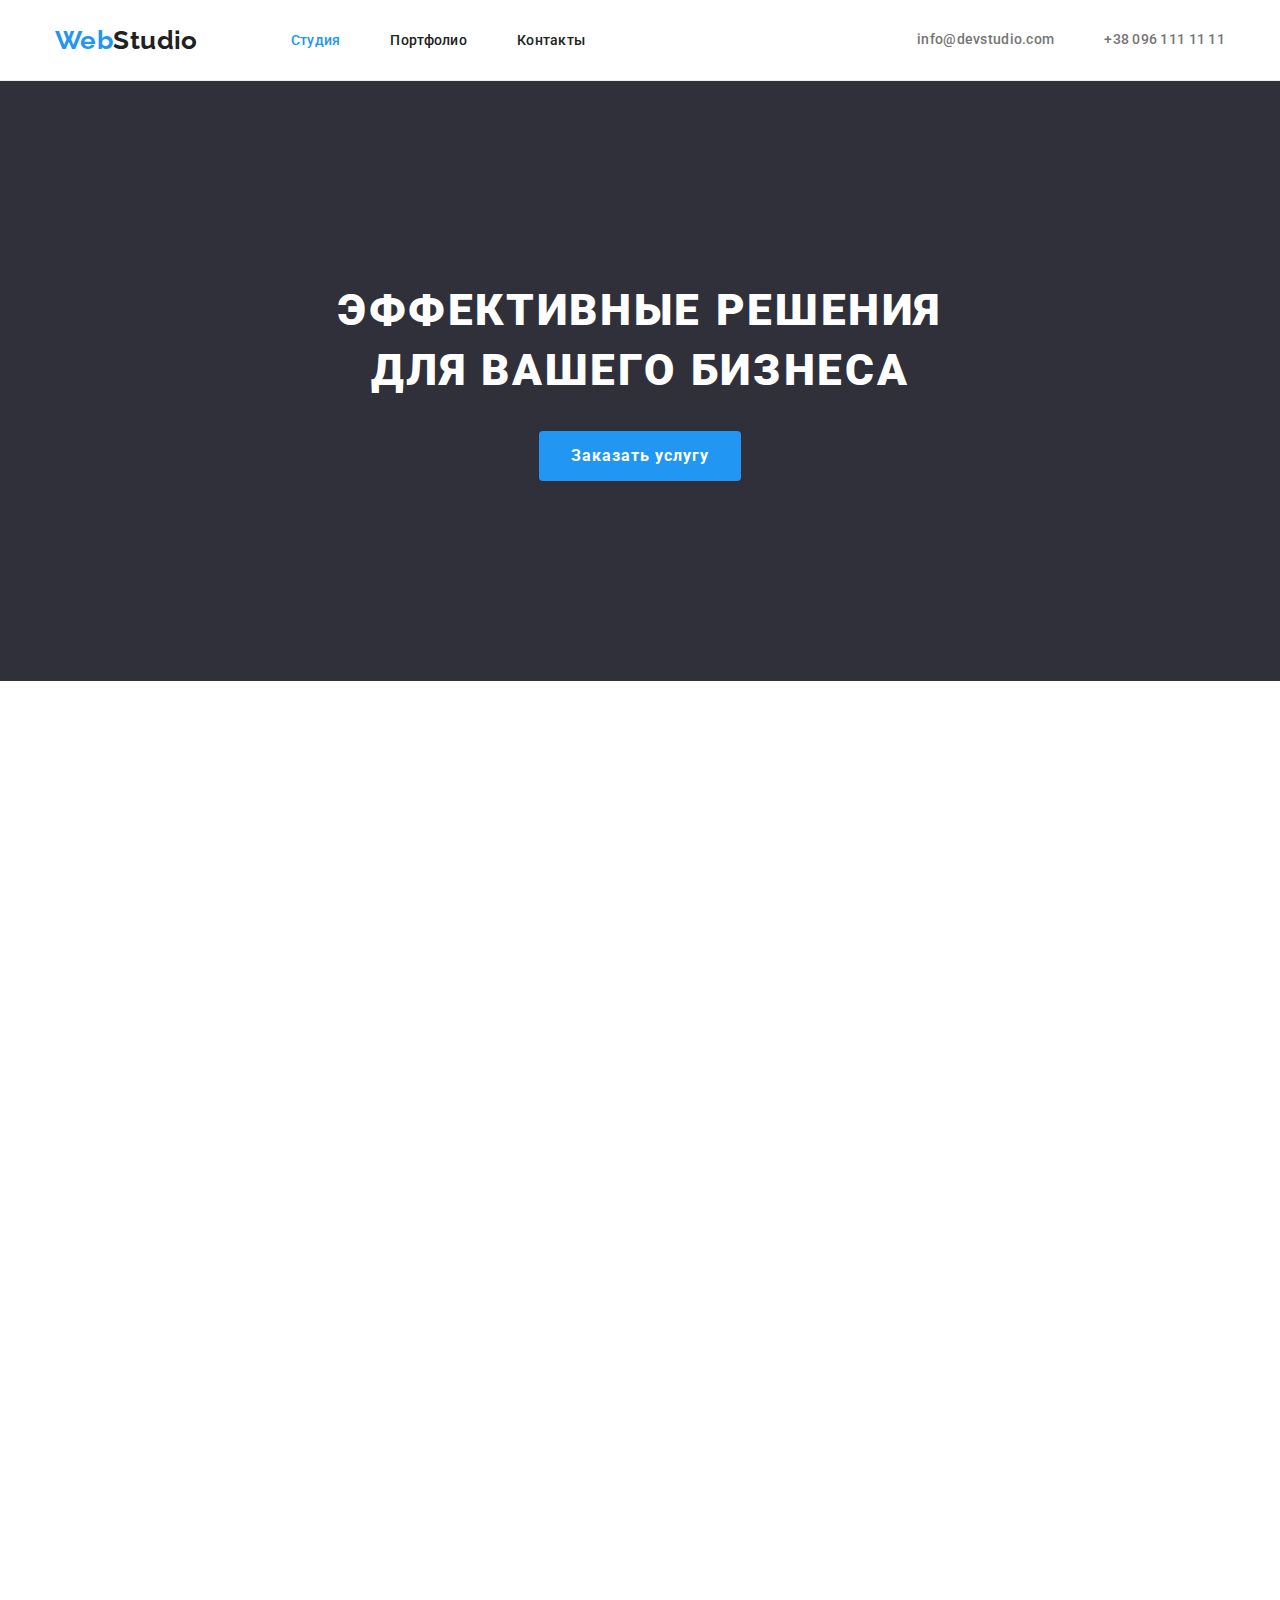
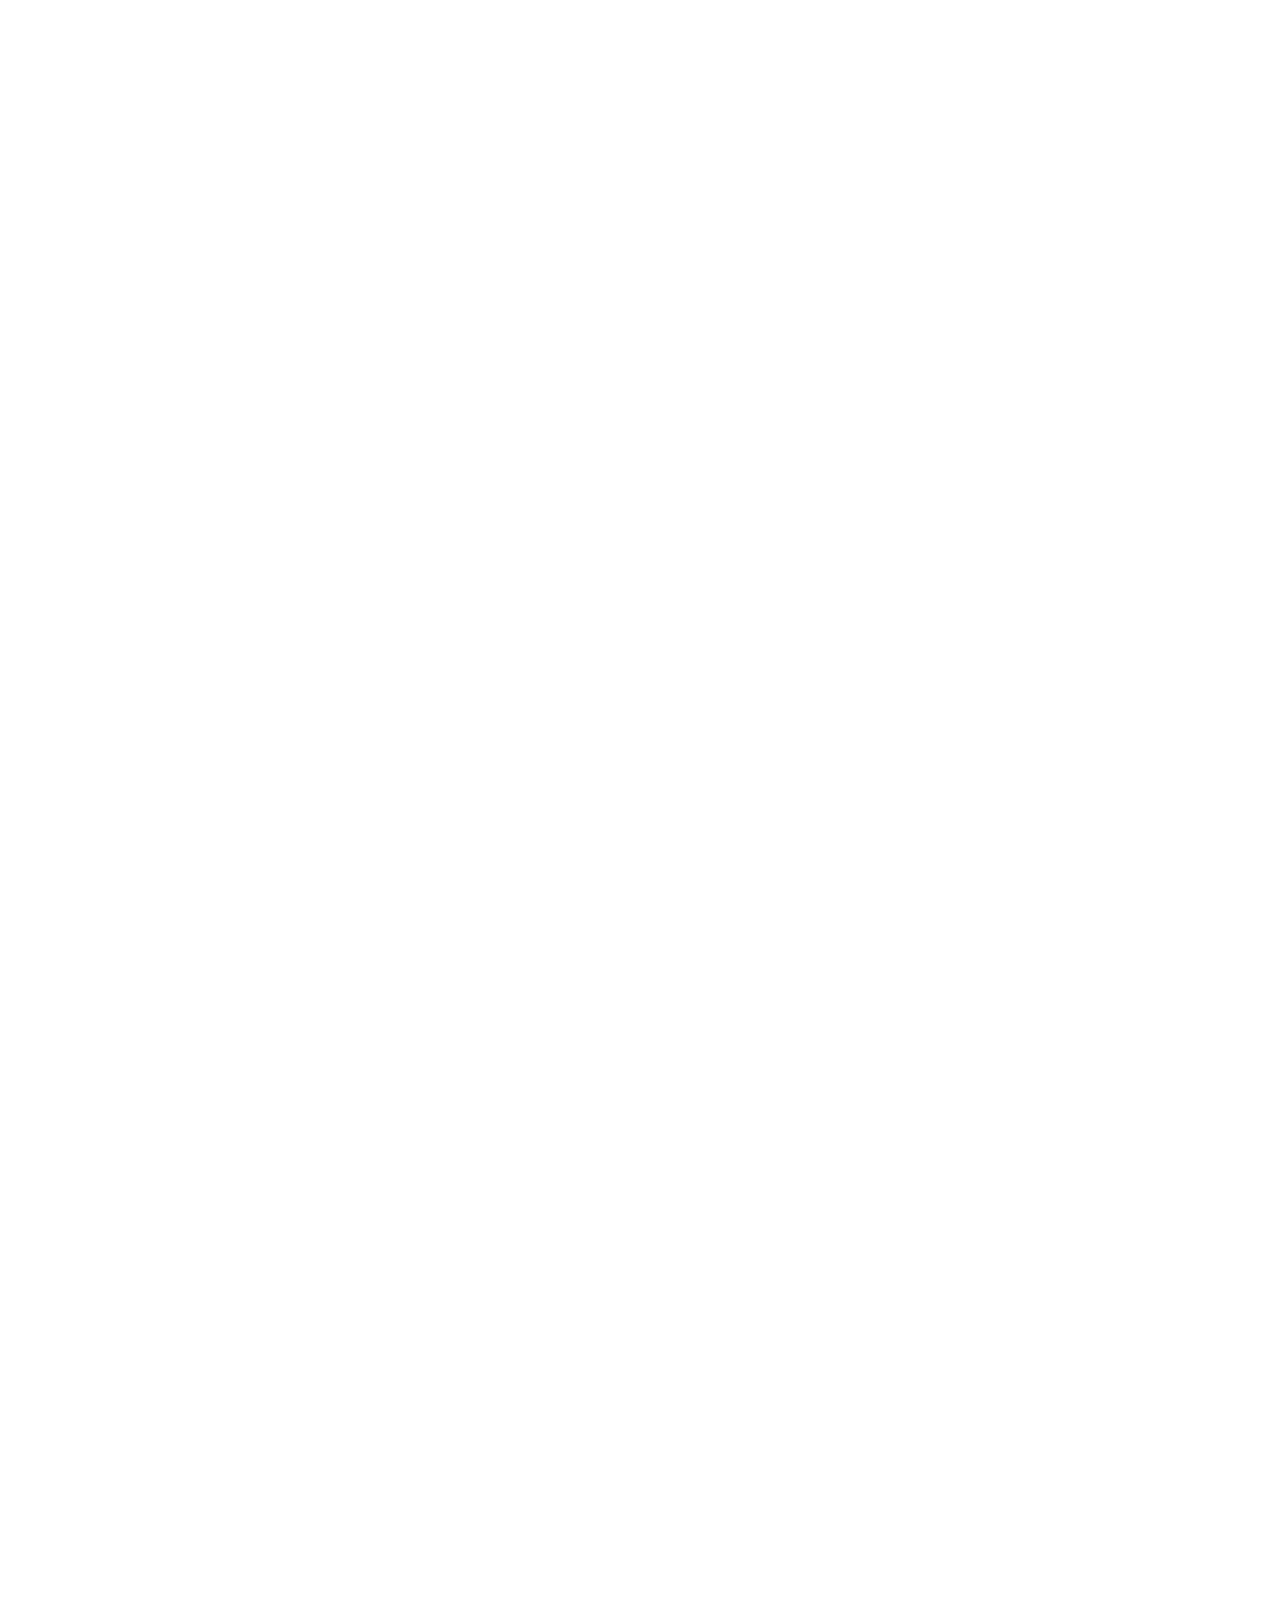
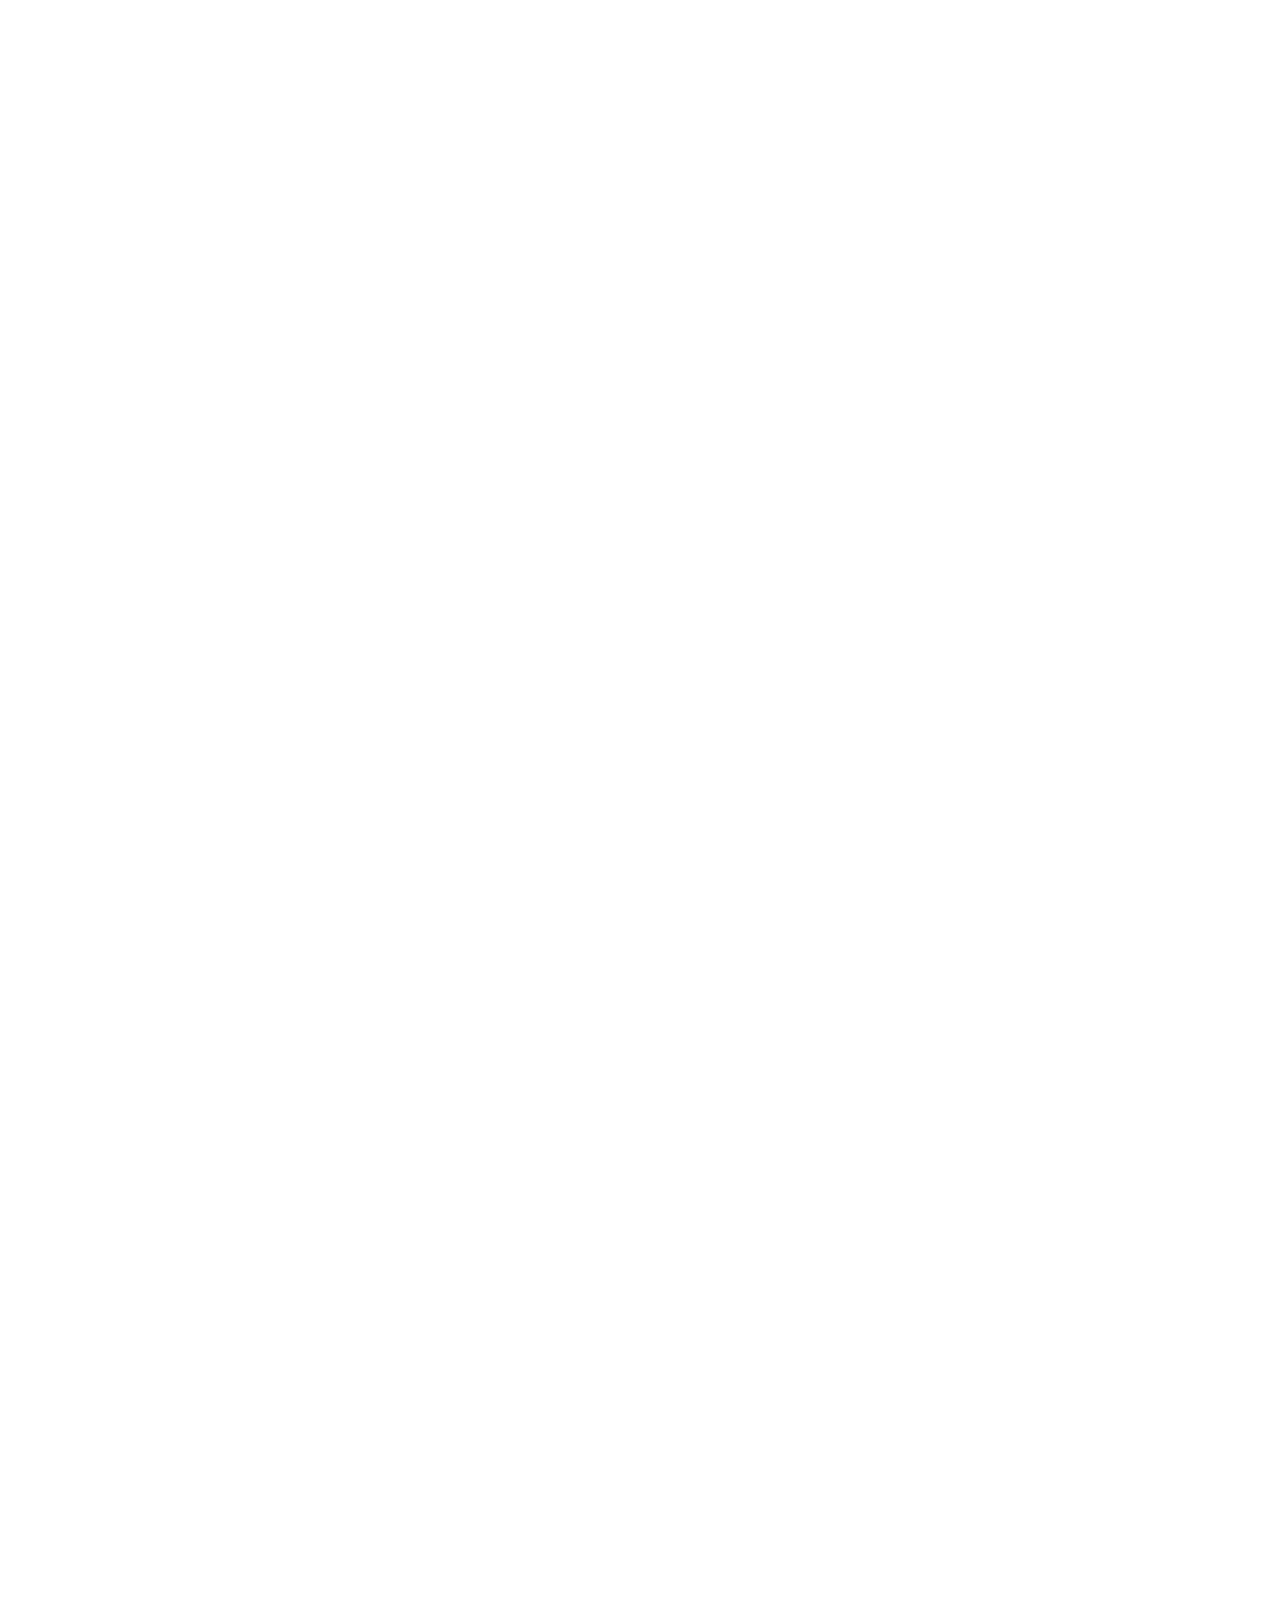
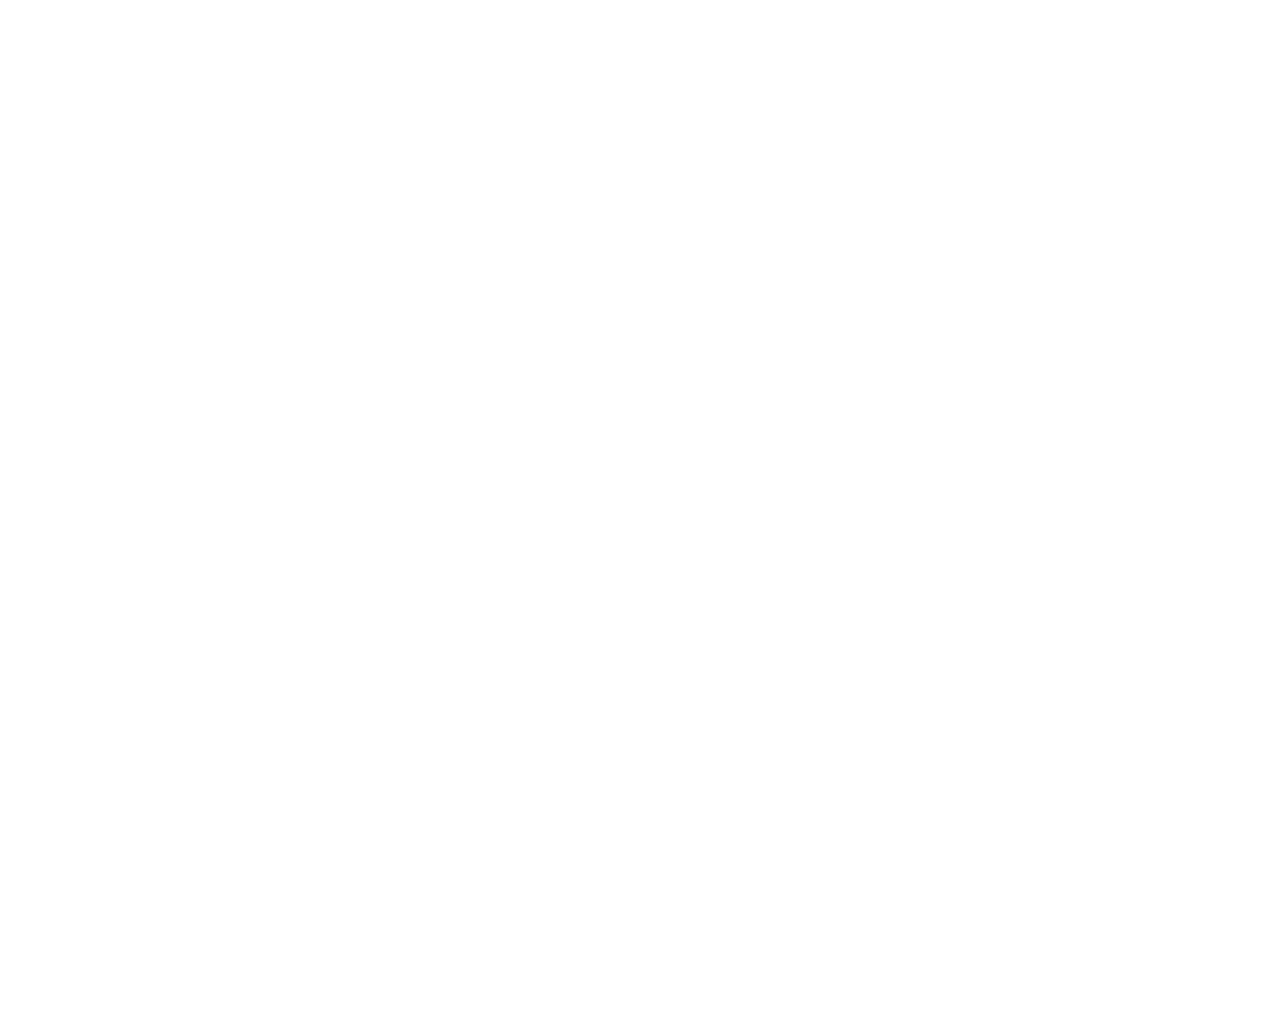
<file: index.html>
<!DOCTYPE html>
<html lang="ru">
  <head>
    <meta charset="UTF-8" />
    <meta name="viewport" content="width=device-width, initial-scale=1.0" />
    <title>Web Studio</title>
    <link rel="stylesheet" href="./css/modern-normalize.css" />
    <link rel="stylesheet" href="./css/variables.css" />
    <link rel="stylesheet" href="./css/styles.css" />
    <link rel="preconnect" href="https://fonts.gstatic.com" />
    <link
      href="https://fonts.googleapis.com/css2?family=Raleway:wght@700&family=Roboto:wght@400;500;700;900&display=swap"
      rel="stylesheet"
    />
  </head>

  <body>
    <!--Header-->
    <header>
      <div class="container">
        <nav class="nav">
          <a href="./index.html" class="logo">
            Web<span class="logo-part">Studio</span>
          </a>
          <ul class="nav-list">
            <li class="nav-list-item">
              <a href="./index.html" class="nav-link current-page">Студия</a>
            </li>
            <li class="nav-list-item">
              <a href="./portfolio.html" class="nav-link">Портфолио</a>
            </li>
            <li class="nav-list-item">
              <a href="#contacts" class="nav-link">Контакты</a>
            </li>
          </ul>
        </nav>
        <address class="address-list">
          <a href="mailto:info@devstudio.com" class="address-item"
            >info@devstudio.com</a
          >
          <a href="tel:+380961111111" class="address-item">+38 096 111 11 11</a>
        </address>
      </div>
    </header>

    <main>
      <!--Hero-->
      <section class="hero">
        <h1 class="hero-title uppercase">
          Эффективные решения<br />для вашего бизнеса
        </h1>
        <button class="button">Заказать услугу</button>
      </section>

      <!-- (Ценности) -Values section-->
      <section class="values section">
        <div class="container">
          <ul class="card-set">
            <li class="card">
              <div>
                <svg></svg>
              </div>
              <h3 class="values-title uppercase">Внимание к деталям</h3>
              <p>
                Идейные соображения, а также начало повседневной работы по
                формированию позиции.
              </p>
            </li>
            <li class="card">
              <div>
                <svg></svg>
              </div>
              <h3 class="values-title uppercase">Пунктуальность</h3>
              <p>
                Задача организации, в особенности же рамки и место обучения
                кадров влечёт за собой.
              </p>
            </li>
            <li class="card">
              <div>
                <svg></svg>
              </div>
              <h3 class="values-title uppercase">Планирование</h3>
              <p>
                Равным образом консультация с широким активом в значительной
                степени обуславливает.
              </p>
            </li>
            <li class="card">
              <div>
                <svg></svg>
              </div>
              <h3 class="values-title uppercase">Современные технологии</h3>
              <p>
                Значимость этих проблем настолько очевидна, что реализация
                плановых заданий.
              </p>
            </li>
          </ul>
        </div>
      </section>
      <!-- About section (про нас) -->
      <section class="about section">
        <div class="container">
          <h2 class="section-title">Чем мы занимаемся</h2>
          <ul class="card-set">
            <li class="about-card">
              <img
                class="about-image"
                src="./main.images/img.1.jpg"
                alt="Компьютерные программы"
                width="370"
              />
            </li>
            <li class="about-card">
              <img
                class="about-image"
                src="./main.images/img.2.jpg"
                alt="Мобильные приложения"
                width="370"
              />
            </li>
            <li class="about-card">
              <img
                class="about-image"
                src="./main.images/img.3.jpg"
                alt="Дизайнерские решения"
                width="370"
              />
            </li>
          </ul>
        </div>
      </section>
      <!--Team section-->
      <section class="team section">
        <div class="container">
          <h2 class="section-title">Наша команда</h2>
          <ul class="card-set">
            <li class="card">
              <div>
              <a class="team-link" href="">
                <img
                  src="./main.images/img_1.jpg"
                  alt="Игорь Демьяненко"
                  width="270"
                />
                </div>
                <div>
                <h3 class="card-title">Игорь Демьяненко</h3>
                <p class="card-item">Product Designer</p>
              </a>
              <ul>
                <li class="social-links-item">
                  <a href="">
                    <svg><use></use></svg>
                  </a>
                </li>
                <li class="social-links-item">
                  <a href="">
                    <svg><use></use></svg>
                  </a>
                </li>
                <li class="social-links-item">
                  <a href="">
                    <svg><use></use></svg>
                  </a>
                </li>
                <li class="social-links-item">
                  <a href="">
                    <svg><use></use></svg>
                  </a>
                </li>
              </ul>
              </div>
            </li>
            <li class="card">
              <div>
              <a class="team-link" href="">
                <img
                  src="./main.images/img_2.jpg"
                  alt="Ольга Репина"
                  width="270"
                />
                </div>
                <div>
                <h3 class="card-title">Ольга Репина</h3>
                <p class="card-item">Frontend Developer</p>
              </a>
              <ul>
                <li class="social-links-item">
                  <a href="">
                    <svg><use></use></svg>
                  </a>
                </li>
                <li class="social-links-item">
                  <a href="">
                    <svg><use></use></svg>
                  </a>
                </li>
                <li class="social-links-item">
                  <a href="">
                    <svg><use></use></svg>
                  </a>
                </li>
                <li class="social-links-item">
                  <a href="">
                    <svg><use></use></svg>
                  </a>
                </li>
              </ul>
              </div>
            </li>
            <li class="card">
              <div>
              <a class="team-link" href="">
                <img
                  src="./main.images/img_3.jpg"
                  alt="Николай Тарасов"
                  width="270"
                />
                </div>
                <div>
                <h3 class="card-title">Николай Тарасов</h3>
                <p class="card-item">Marketing</p>
              </a>
              <ul>
                <li class="social-links-item">
                  <a href="">
                    <svg><use></use></svg>
                  </a>
                </li>
                <li class="social-links-item">
                  <a href="">
                    <svg><use></use></svg>
                  </a>
                </li>
                <li class="social-links-item">
                  <a href="">
                    <svg><use></use></svg>
                  </a>
                </li>
                <li class="social-links-item">
                  <a href="">
                    <svg><use></use></svg>
                  </a>
                </li>
              </ul>
              </div>
            </li>
              </div>
            </li>
            <li class="card">
              <div>
              <a class="team-link" href="">
                <img
                  src="./main.images/img_4.jpg"
                  alt="Михаил Ермаков"
                  width="270"
                />
                </div>
                <div>
                <h3 class="card-title">Михаил Ермаков</h3>
                <p class="card-item">UI Designer</p>
              </a>
              <ul>
                <li class="social-links-item">
                  <a href="">
                    <svg><use></use></svg>
                  </a>
                </li>
                <li class="social-links-item">
                  <a href="">
                    <svg><use></use></svg>
                  </a>
                </li>
                <li class="social-links-item">
                  <a href="">
                    <svg><use></use></svg>
                  </a>
                </li>
                <li class="social-links-item">
                  <a href="">
                    <svg><use></use></svg>
                  </a>
                </li>
              </ul>
              </div>
            </li>
          </ul>
        </div>
      </section>
      <section>
        <div>
          <h2></h2>
          <ul>
            <li>
              <a href="">
                <svg>
                  <use></use>
                </svg>
              </a>
            </li>
            <li>
              <a href="">
                <svg>
                  <use></use>
                </svg>
              </a>
            </li>
            <li>
              <a href="">
                <svg>
                  <use></use>
                </svg>
              </a>
            </li>
            <li>
              <a href="">
                <svg>
                  <use></use>
                </svg>
              </a>
            </li>
            <li>
              <a href="">
                <svg>
                  <use></use>
                </svg>
              </a>
            </li>
            <li>
              <a href="">
                <svg>
                  <use></use>
                </svg>
              </a>
            </li>
          </ul>
        </div>
      </section>
    </main>

    <footer>
      <div class="container">
        <a href="./index.html" class="logo">
          Web<span class="logo-part">Studio</span>
        </a>
        <address id="contacts" class="address-list">
          <a
            href="https://goo.gl/maps/3aquBBFfu6E2QgFt6"
            class="address"
            nofollow
            noopener
            noreferrer
            >г. Киев, пр-т Леси Украинки, 26</a
          >
          <a href="mailto:info@example.com" class="address-item"
            >info@example.com</a
          >
          <a href="tel:+380991111111" class="address-item">+38 099 111 11 11</a>
        </address>
      </div>
      <div>
        <p></p>
        <ul>
          <li>
            <a href="">
              <svg>
             <use></use>
            </svg>
          </a>
          </li>
           <li>
            <a href="">
              <svg>
             <use></use>
            </svg>
          </a>
          </li>
           <li>
            <a href="">
              <svg>
             <use></use>
            </svg>
          </a>
          </li>
           <li>
            <a href="">
              <svg>
             <use></use>
            </svg>
          </a>
          </li>
        </ul>
      </div>
    </footer>
  </body>
</html>
</file>
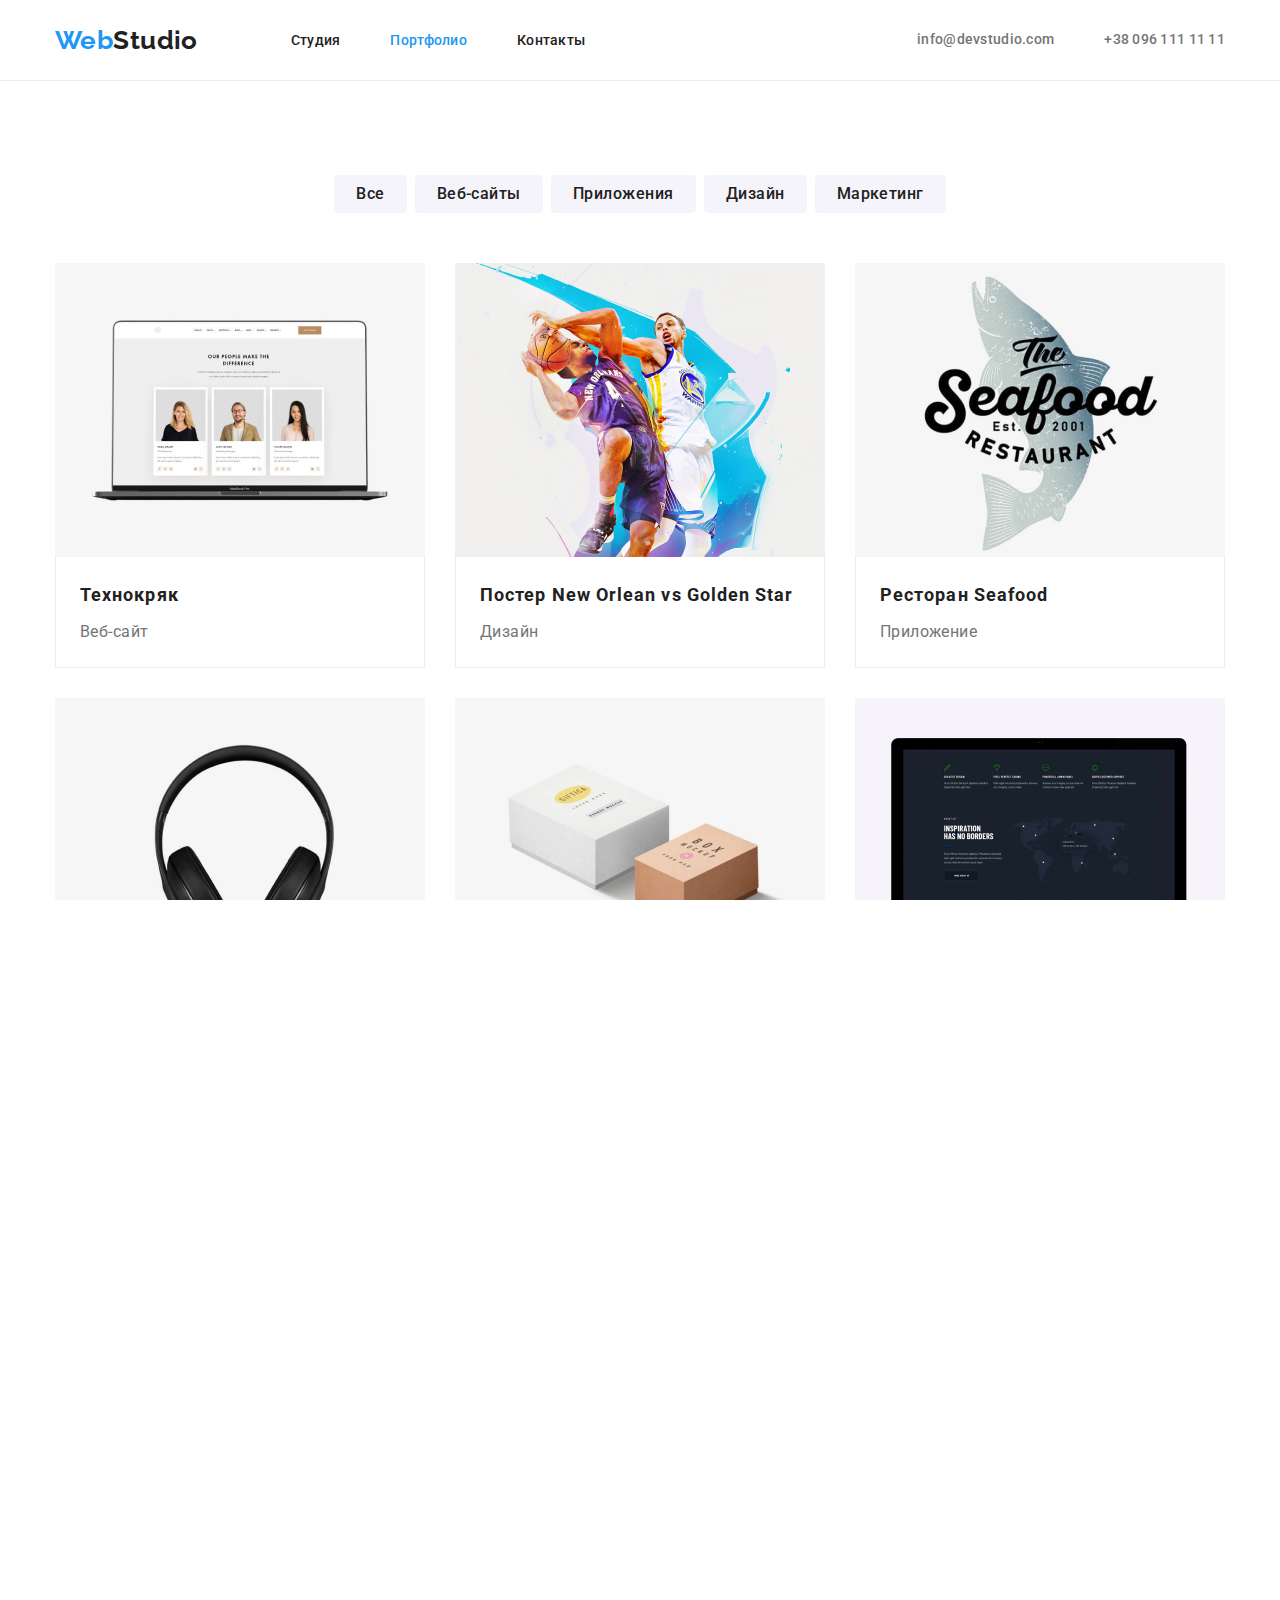
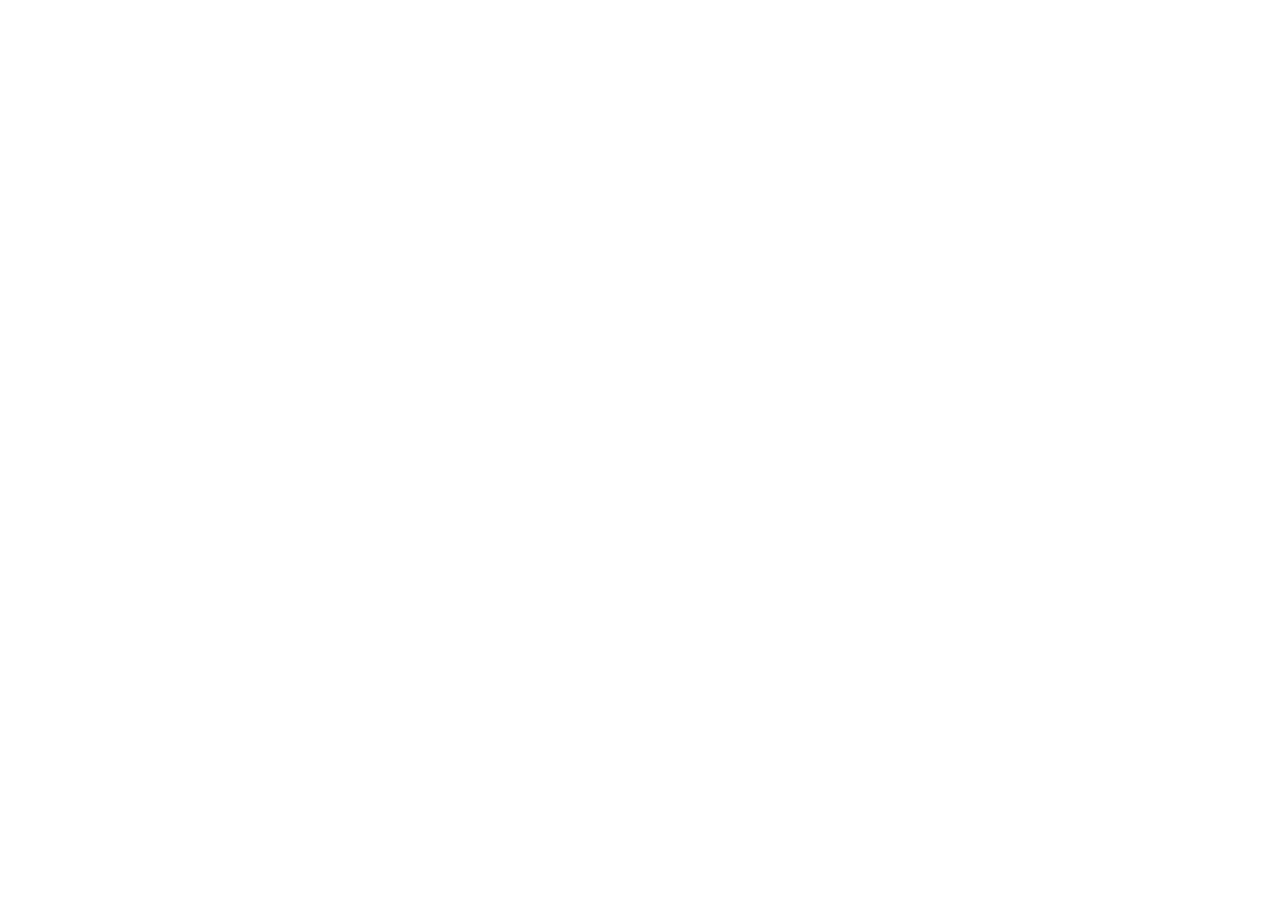
<file: portfolio.html>
<!DOCTYPE html>
<html lang="ru">
  <head>
    <meta charset="UTF-8" />
    <meta name="viewport" content="width=device-width, initial-scale=1.0" />
    <title>Portfolio</title>
    <link rel="stylesheet" href="./css/modern-normalize.css" />
    <link rel="stylesheet" href="./css/variables.css" />
    <link rel="stylesheet" href="./css/styles.css" />
    <link rel="preconnect" href="https://fonts.gstatic.com" />
    <link
      href="https://fonts.googleapis.com/css2?family=Raleway:wght@700&family=Roboto:wght@400;500;700;900&display=swap"
      rel="stylesheet"
    />
  </head>

  <body>
    <!--Header-->
    <header>
      <div class="container">
        <nav class="nav">
          <a href="./index.html" class="logo">
            Web<span class="logo-part">Studio</span>
          </a>
          <ul class="nav-list">
            <li class="nav-list-item">
              <a href="./index.html" class="nav-link">Студия</a>
            </li>
            <li class="nav-list-item">
              <a href="./portfolio.html" class="nav-link current-page"
                >Портфолио</a
              >
            </li>
            <li class="nav-list-item">
              <a href="#contacts" class="nav-link">Контакты</a>
            </li>
          </ul>
        </nav>

        <address class="address-list">
          <a href="mailto:info@devstudio.com" class="address-item"
            >info@devstudio.com</a
          >
          <a href="tel:+380961111111" class="address-item">+38 096 111 11 11</a>
        </address>
      </div>
    </header>

    <main>
      <section class="section">
        <div class="container">
          <!--  buttons -->
          <ul class="filter-set">
            <li class="filter-item"><button class="button">Все</button></li>
            <li class="filter-item">
              <button class="button">Веб-сайты</button>
            </li>
            <li class="filter-item">
              <button class="button">Приложения</button>
            </li>
            <li class="filter-item"><button class="button">Дизайн</button></li>
            <li class="filter-item">
              <button class="button">Маркетинг</button>
            </li>
          </ul>

          <ul class="portfolio card-set">
            <li class="portfolio-item">
              <img
                src="./portfolio.images/img.1.jpg"
                width="370"
                alt="Веб-сайт Технокряк"
              />
              <div class="portfolio-text">
                <h2 class="portfolio-title">Технокряк</h2>
                <p class="portfolio-type">Веб-сайт</p>
              </div>
            </li>
            <li class="portfolio-item">
              <img
                src="./portfolio.images/img.2.jpg"
                width="370"
                alt="Постер New Orlean vs Golden Star"
              />
              <div class="portfolio-text">
                <h2 class="portfolio-title">
                  Постер <span>New Orlean vs Golden Star</span>
                </h2>
                <p class="portfolio-type">Дизайн</p>
              </div>
            </li>
            <li class="portfolio-item">
              <img
                src="./portfolio.images/img.3.jpg"
                width="370"
                alt="Приложение Seafood"
              />
              <div class="portfolio-text">
                <h2 class="portfolio-title">Ресторан <span>Seafood</span></h2>
                <p class="portfolio-type">Приложение</p>
              </div>
            </li>
            <li class="portfolio-item">
              <img
                src="./portfolio.images/img.4.jpg"
                width="370"
                alt="Приложение Проект Prime"
              />
              <div class="portfolio-text">
                <h2 class="portfolio-title">Проект <span>Prime</span></h2>
                <p class="portfolio-type">Маркетинг</p>
              </div>
            </li>
            <li class="portfolio-item">
              <img
                src="./portfolio.images/img.5.jpg"
                width="370"
                alt="Приложение Проект Boxes"
              />
              <div class="portfolio-text">
                <h2 class="portfolio-title">Проект <span>Boxes</span></h2>
                <p class="portfolio-type">Приложение</p>
              </div>
            </li>
            <li class="portfolio-item">
              <img
                src="./portfolio.images/img.6.jpg"
                width="370"
                alt="Веб-сайт Inspiration has no Borders"
              />
              <div class="portfolio-text">
                <h2 class="portfolio-title">Inspiration has no Borders</h2>
                <p class="portfolio-type">Веб-сайт</p>
              </div>
            </li>
            <li class="portfolio-item">
              <img
                src="./portfolio.images/img.7.jpg"
                width="370"
                alt="Дизайн Издание Limited Edition"
              />
              <div class="portfolio-text">
                <h2 class="portfolio-title">
                  Издание <span>Limited Edition</span>
                </h2>
                <p class="portfolio-type">Дизайн</p>
              </div>
            </li>
            <li class="portfolio-item">
              <img
                src="./portfolio.images/img.8.jpg"
                width="370"
                alt="Проект LAB"
              />
              <div class="portfolio-text">
                <h2 class="portfolio-title">Проект <span>LAB</span></h2>
                <p class="portfolio-type">Маркетинг</p>
              </div>
            </li>
            <li class="portfolio-item">
              <img
                src="./portfolio.images/img.9.jpg"
                width="370"
                alt="Приложение Growing Business"
              />
              <div class="portfolio-text">
                <h2 class="portfolio-title">Growing Business</h2>
                <p class="portfolio-type">Приложение</p>
              </div>
            </li>
          </ul>
        </div>
      </section>
    </main>
    <!--Footer-->
    <footer>
      <div class="container">
        <a href="./index.html" class="logo">
          Web<span class="logo-part">Studio</span>
        </a>
        <address id="contacts" class="address-list">
          <a
            href="https://goo.gl/maps/3aquBBFfu6E2QgFt6"
            class="address"
            nofollow
            noopener
            noreferrer
            >г. Киев, пр-т Леси Украинки, 26</a
          >
          <a href="mailto:info@example.com" class="address-item"
            >info@example.com</a
          >
          <a href="tel:+380991111111" class="address-item">+38 099 111 11 11</a>
        </address>
      </div>
      <div>
        <p></p>
        <ul>
          <li>
            <a href="">
              <svg>
                <use></use>
              </svg>
            </a>
          </li>
          <li>
            <a href="">
              <svg>
                <use></use>
              </svg>
            </a>
          </li>
          <li>
            <a href="">
              <svg>
                <use></use>
              </svg>
            </a>
          </li>
          <li>
            <a href="">
              <svg>
                <use></use>
              </svg>
            </a>
          </li>
        </ul>
      </div>
    </footer>
  </body>
</html>
</file>
<file: css/variables.css>
:root {
  /* site color*/
  --accent-color: rgba(33, 150, 243, 1);
  --hover-background-color: #188ce8;
  --black-color: rgba(33, 33, 33, 1);
  --primary-background-color: rgba(47, 48, 58, 1);
  /* text color*/
  --secondary-color: rgba(33, 33, 33, 1);
  --primary-color: rgba(117, 117, 117, 1);
  --white-color: rgba(255, 255, 255, 1);
  /*adjective colors*/
  --secondary-background-color: rgba(245, 244, 250, 1);
  --address-primary-color: rgba(255, 255, 255, 0.6);
  /* Card*/
  --card-set-gap: 30px;
  /* border*/
  --border-color: rgba(236, 236, 236, 1);
}
</file>
<file: css/styles.css>
h1,
h2,
h3,
h4,
h5,
h6,
p,
ul {
  margin: 0;
  padding: 0;
}
html,
body {
  height: 100%;
  margin: 0;
  padding: 0;
  overflow: hidden;
}
body {
  overflow: auto;
}
main {
  min-height: 100%;
}

img {
  display: block;
  max-width: 100%;
  height: auto;
}

.card-set {
  padding: 0;
  margin: 0;
  list-style: none;
  display: flex;
  flex-wrap: wrap;
  margin-top: calc(-1 * var(--card-set-gap));
  margin-left: calc(-1 * var(--card-set-gap));
}

.card-set > .card {
  flex-basis: calc(100% / 4 - var(--card-set-gap));
  margin-top: var(--card-set-gap);
  margin-left: var(--card-set-gap);
}

.uppercase {
  text-transform: uppercase;
}

body {
  background-color: var(--white-color);
  color: var(--primary-color);
  font-family: "Roboto", sans-serif;
  font-weight: 400;
  font-size: 14px;
  line-height: 1.71;
  letter-spacing: 0.03em;
}

.container {
  width: 1200px;
  padding-left: 15px;
  padding-right: 15px;
  margin-left: auto;
  margin-right: auto;
}

header .container {
  display: flex;
  align-items: center;
  justify-content: space-between;
}
header {
  border-bottom: 1px solid rgba(236, 236, 236, 1);
}
.nav {
  display: flex;
  align-items: center;
}

.hero {
  background-color: var(--primary-background-color);
  color: var(--white-color);
  display: flex;
  flex-direction: column;
  justify-content: center;
  align-items: center;
}

.hero-title {
  margin-top: 200px;
  margin-bottom: 30px;
  font-weight: 900;
  font-size: 44px;
  line-height: 1.36;
  letter-spacing: 0.06em;
  text-align: center;
}

.hero .button {
  background-color: var(--accent-color);
  display: block;
  margin-bottom: 200px;
  padding: 10px 32px;
  font-weight: 700;
  color: var(--white-color);
  font-size: 16px;
  line-height: 1.87;
  letter-spacing: 0.06em;
  border: none;
  text-align: center;
}

.button {
  background-color: var(--secondary-background-color);
  color: var(--black-color);
  font-weight: 500;
  border: none;
  font-size: 16px;
  line-height: 1.62;
  letter-spacing: 0.03em;
  padding: 6px 22px;
  border-radius: 4px;
  cursor: pointer;
}

.button:hover,
.button:focus {
  color: var(--white-color);
  background-color: var(--accent-color);
}

.hero .button:hover,
.hero .button:focus {
  background-color: var(--hover-background-color);
}

.logo {
  color: var(--accent-color);
  margin-right: 93px;
  font-family: "Raleway", sans-serif;
  font-weight: 700;
  font-size: 26px;
  line-height: 1.19;
}

header .logo-part {
  color: var(--black-color);
}

.nav-list {
  display: flex;
}

.nav-list-item:not(.nav-list-item:last-child) {
  margin-right: 50px;
}

.nav-link {
  color: var(--secondary-color);
  display: inline-block;
  padding-top: 32px;
  padding-bottom: 32px;
  font-weight: 500;
  line-height: 1.1428;
  letter-spacing: 0.02em;
}

.nav-link:hover,
.nav-link:focus {
  color: var(--accent-color);
}

.current-page {
  color: var(--accent-color);
}

.current-page:hover,
.current-page:focus {
  color: var(--hover-background-color);
}

.values-title {
  color: var(--secondary-color);
  font-size: 14px;
  line-height: 1.14;
}

.section {
  padding-top: 94px;
  padding-bottom: 94px;
}

.section-title {
  color: var(--secondary-color);
  margin-bottom: 50px;
  font-weight: 700;
  font-size: 36px;
  letter-spacing: 0.03em;
  line-height: 1.17;
}

.team {
  background-color: var(--secondary-background-color);
}

.card {
  background-color: var(--white-color);
  width: 270px;
}

.portfolio-item {
  background-color: var(--white-color);
  flex-basis: calc(100% / 3 - var(--card-set-gap));
  margin-top: var(--card-set-gap);
  margin-left: var(--card-set-gap);
}

.portfolio-title {
  color: var(--secondary-color);
  margin-bottom: 4px;
  font-weight: 700;
  font-size: 18px;
  letter-spacing: 0.06em;
  line-height: 2;
}

.portfolio-type {
  font-size: 16px;
  line-height: 1.875;
}

.portfolio-text {
  padding: 20px 24px;
  border-bottom: 1px solid var(--border-color);
  border-left: 1px solid var(--border-color);
  border-right: 1px solid var(--border-color);
}

.team-link {
  padding-bottom: 30px;
  display: block;
  box-shadow: 0px 1px 3px rgba(0, 0, 0, 0.12), 0px 1px 1px rgba(0, 0, 0, 0.14),
    0px 2px 1px rgba(0, 0, 0, 0.2);
  border-radius: 4px;
  text-align: center;
}

.card-title {
  color: var(--secondary-color);
  margin-top: 30px;
  font-weight: 500;
  font-size: 16px;
  line-height: 1.19;
}

.card-item {
  color: var(--primary-color);
  margin-top: 10px;
  font-size: 16px;
  line-height: 1.19;
}

footer .logo-part {
  color: var(--white-color);
}

footer .logo {
  margin-right: 0;
  margin-bottom: 20px;
}

footer {
  padding-top: 60px;
  padding-bottom: 60px;
  background-color: var(--primary-background-color);
}

footer > .container {
  display: flex;
  flex-direction: column;
  justify-content: flex-start;
  align-items: flex-start;
}

footer .address-item {
  margin-right: 0;
  color: var(--address-primary-color);
  font-weight: 400;
  line-height: 1.71;
  letter-spacing: 0.03em;
}

footer .address-item:not(:last-child, .map) {
  margin-bottom: 6px;
}

footer .address-list {
  flex-direction: column;
}

.address {
  margin-bottom: 9px;
  color: var(--white-color);
}

.address-item {
  color: var(--primary-color);
  font-weight: 500;
  font-size: 14px;
  line-height: 1.14;
  letter-spacing: 0.02em;
  margin-right: 50px;
}

.address-item:last-child {
  margin-right: 0;
}

.address-item:hover,
.address-item:focus {
  color: var(--accent-color);
}

.address-list {
  display: flex;
  justify-content: flex-start;
  align-items: flex-start;
}

.about.section {
  padding-top: 0;
}

.about > .container {
  display: flex;
  flex-direction: column;
  justify-content: flex-start;
  align-items: center;
}

.about-card {
  flex-basis: calc(100% / 3 - var(--card-set-gap));
  margin-top: var(--card-set-gap);
  margin-left: var(--card-set-gap);
}

.team > .container {
  display: flex;
  flex-direction: column;
  justify-content: flex-start;
  align-items: center;
}

.filter-set {
  display: flex;
  justify-content: center;
  margin-bottom: 50px;
}

.filter-item:not(:last-child) {
  margin-right: 8px;
}
</file>
